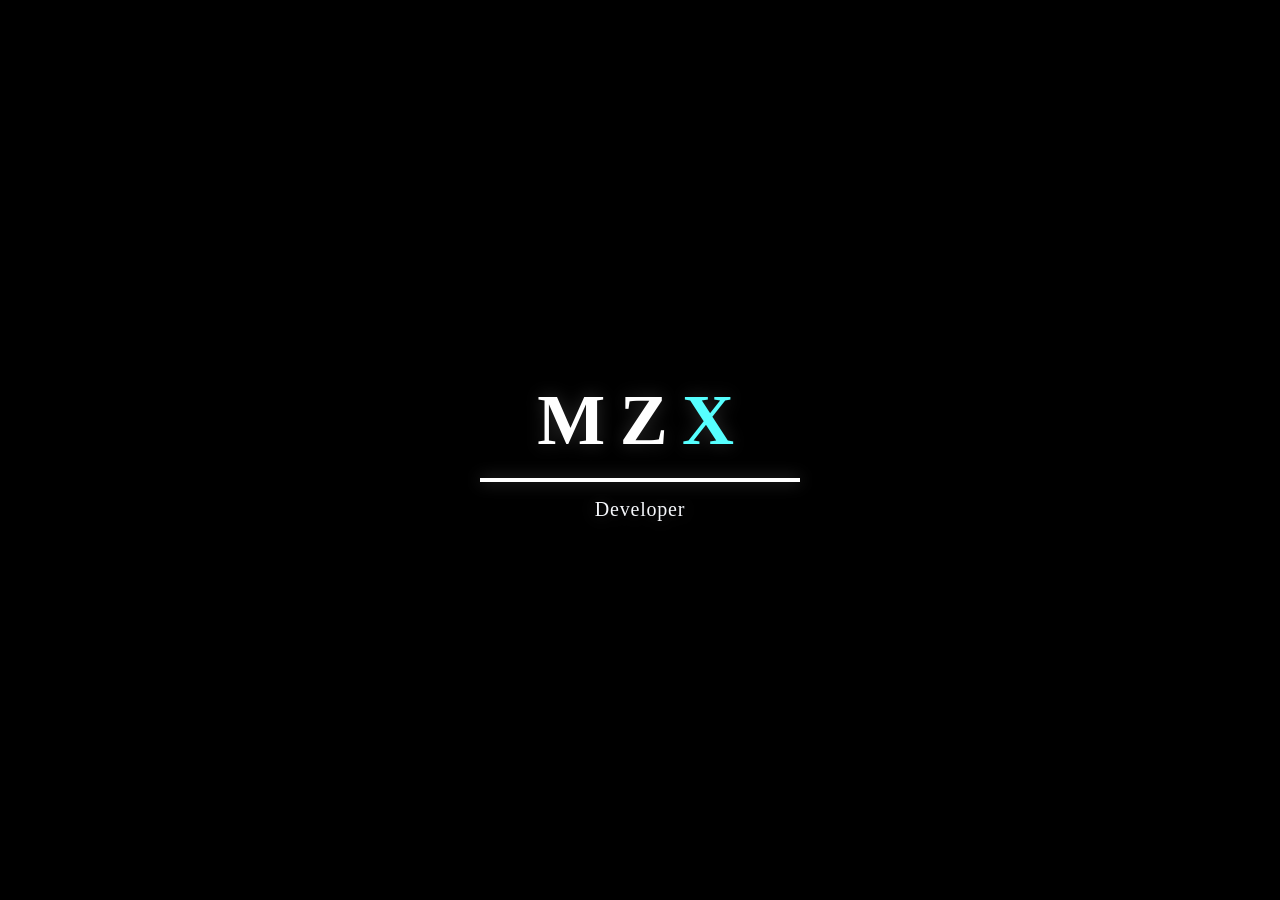
<file: index.html>
<!DOCTYPE html>
<html lang="en">
    <head>
        <meta charset="UTF-8">
        <meta name="viewport" content="width=device-width, initial-scale=1.0">
        <meta http-equiv="refresh" content="3;url=home.html">
          <link rel="icon" href="logo.png">
        <script src="script.js" ></script>
        <link rel="stylesheet" href="style2.css">
    </head>
    <body>
        <div class="site-intro" aria-hidden="true">
            <div class="intro-panel">
                <div class="intro-headline">
                    <span class="intro-letter intro-white">M</span>
                    <span class="intro-letter intro-white">Z</span>
                    <span class="intro-letter intro-accent">X</span>
                </div>
                <div class="intro-line"></div>
                <div class="intro-signature">Developer</div>
            </div>
        </div>
    </body>
</html>
</file>
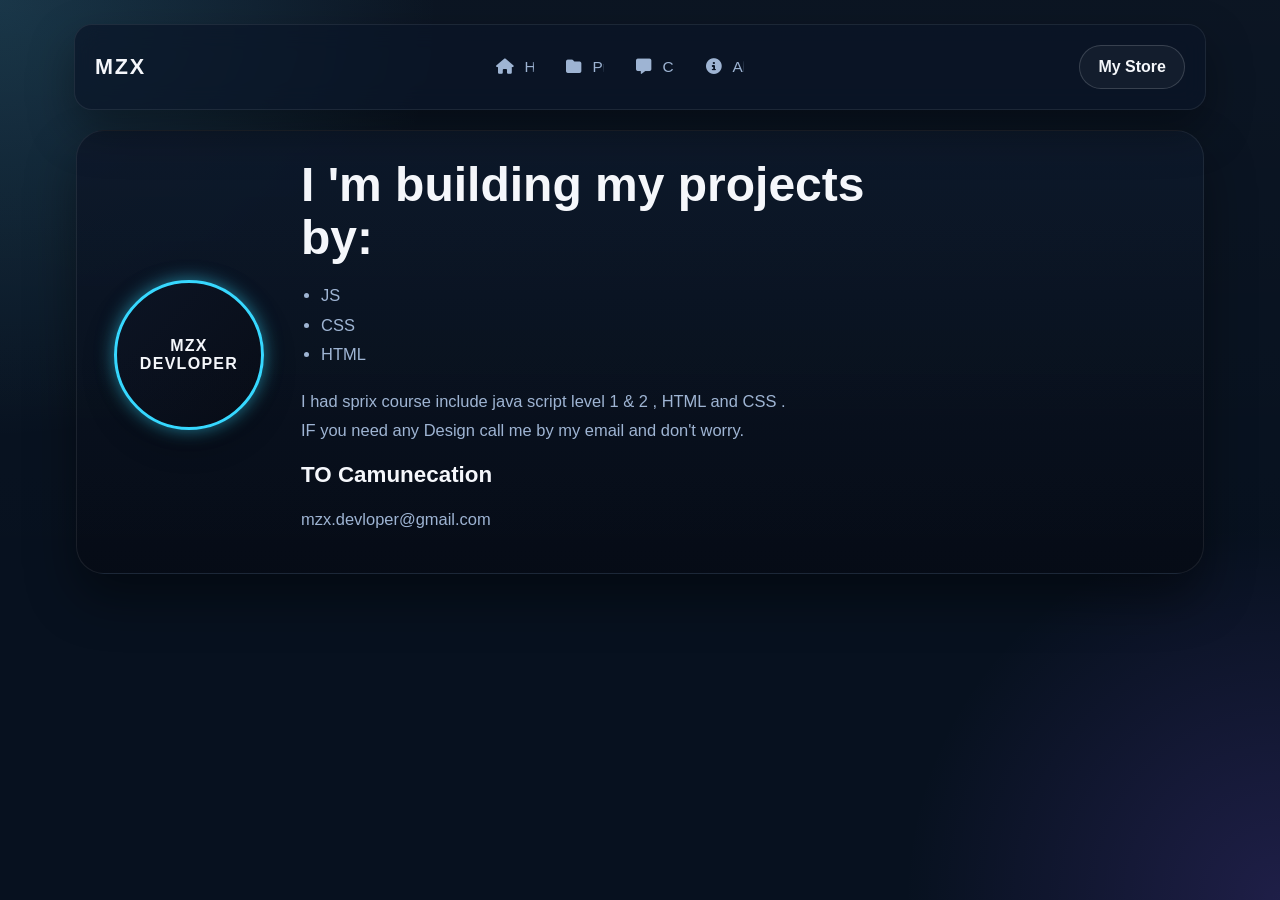
<file: about.html>
<!DOCTYPE html>
<html lang="en">
    <head>
        <meta charset="UTF-8">
        <meta name="viewport" content="width=device-width, initial-scale=1.0">
        <meta name="theme-color" content="#f97316">
        <title>MZX Portfolio | About</title>
        <link rel="manifest" href="manifest.json">
        <link rel="stylesheet" href="style.css">
        <link rel="icon" href="logo.png">
        <link rel="stylesheet" href="https://cdnjs.cloudflare.com/ajax/libs/font-awesome/6.4.0/css/all.min.css">
        <script src="script.js" defer></script>
    </head>
    <body>
        <div class="page-shell">
            <header class="topbar">
                <div class="brand">MZX</div>
                <nav class="nav-links">
                    <a href="index.html"><i class="fa-solid fa-house"></i> Home</a>
                    <a href="projects.html"><i class="fa-solid fa-folder"></i> Projects</a>
                    <a href="comments.html"><i class="fa-solid fa-message"></i> Comment</a>
                    <a><i class="fa-solid fa-circle-info"></i> About</a>
                </nav>
                <a class="btn btn-outline" href="https://mzx1.gumroad.com/">My Store</a>
            </header>
        
        <div id="about-card">
            <div id="MZX">MZX<br>Devloper</div>
            <div id="text">
            <h1>I 'm building my projects by:</h1>
            <p><ul>
                <li>JS</li>
                <li>CSS</li>
                <li>HTML</li>
                </ul></p>
                <p>I had sprix course include java script level 1 & 2 , HTML and CSS .<br>IF you need any Design call me by my email and don't worry. </p>
                <h2>TO Camunecation</h2>
                <p>mzx.devloper@gmail.com</p>
            </div>
        </div>
    </div>
</file>
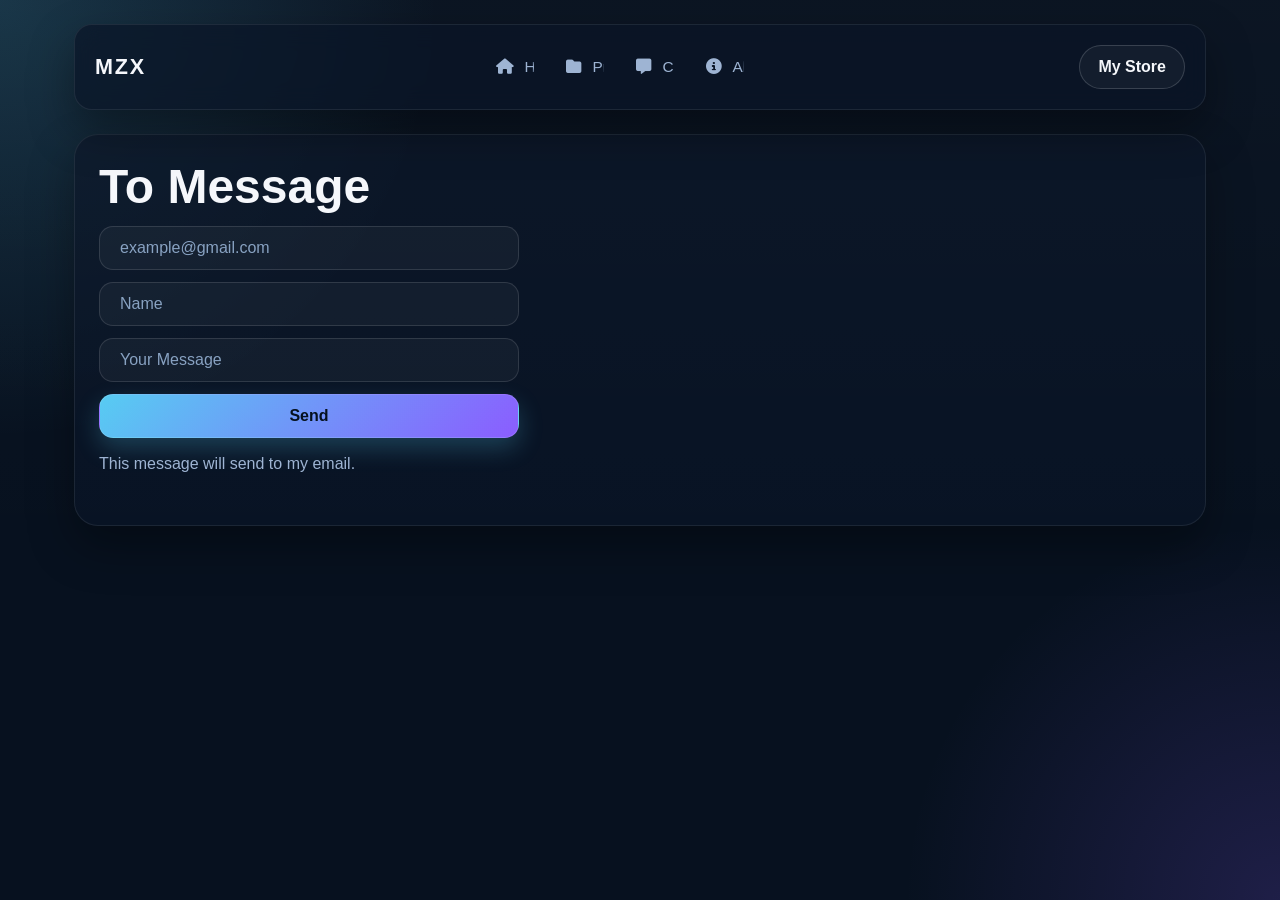
<file: comments.html>
<!DOCTYPE html>
<html lang="en">
    <head>
        <meta charset="UTF-8">
        <meta name="viewport" content="width=device-width, initial-scale=1.0">
        <meta name="theme-color" content="#f97316">
        <title>MZX Portfolio | Comments</title>
        <link rel="manifest" href="manifest.json">
        <link rel="stylesheet" href="style.css">
        <link rel="icon" href="logo.png">
        <link rel="stylesheet" href="https://cdnjs.cloudflare.com/ajax/libs/font-awesome/6.4.0/css/all.min.css">
        <script src="script.js" defer></script>
    </head>
    <body>
        <div class="page-shell">
            <header class="topbar">
                <div class="brand">MZX</div>
                <nav class="nav-links">
                    <a href="index.html"><i class="fa-solid fa-house"></i> Home</a>
                    <a href="projects.html"><i class="fa-solid fa-folder"></i> Projects</a>
                    <a><i class="fa-solid fa-message"></i> Comment</a>
                    <a href="about.html"><i class="fa-solid fa-circle-info"></i> About</a>
                </nav>
                <a class="btn btn-outline" href="https://mzx1.gumroad.com/">My Store</a>
            </header>

            <main class="comments-shell">
                <h1 class="comments-title">To Message </h1>

                  <form action="https://formspree.io/f/mlgqozgj" method="POST">
                    <div id="feedback">
                   <label>
                    <input id="email" type="email" name="email" placeholder="example@gmail.com">
                   </label>
                   <label>
                    <input id="name" type="text" name="name" placeholder="Name" required>
                   </label>
                   <label>
                    <input id="message" name="message" placeholder="Your Message">
                  </label>
                  <button type="submit">Send</button>
                 </form>
                  <p class="comments-subtitle">This message will send to my email.</p>
                  </div>

                <section id="comment-list" class="comments-list"></section>
            </main>
        </div>
    </body>
</html>
</file>
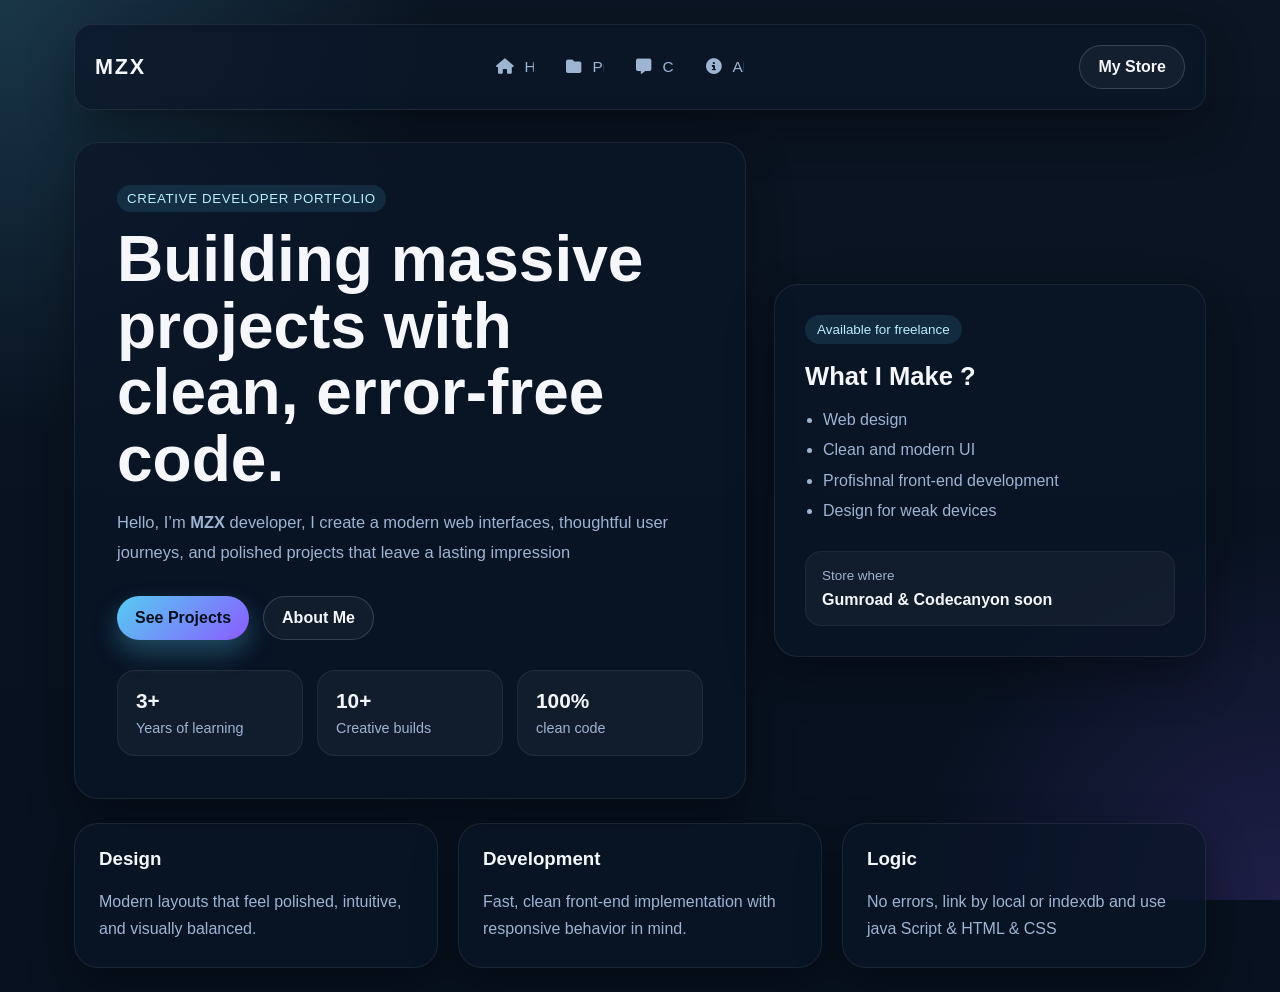
<file: home.html>
<!DOCTYPE html>
<html lang="en">
    <head>
        <meta charset="UTF-8">
        <meta name="viewport" content="width=device-width, initial-scale=1.0">
        <meta name="theme-color" content="#f97316">
        <title>MZX Portfolio | Home</title>
        <link rel="manifest" href="manifest.json">
        <link rel="stylesheet" href="style.css">
        <link rel="icon" href="logo.png">
        <link rel="stylesheet" href="https://cdnjs.cloudflare.com/ajax/libs/font-awesome/6.4.0/css/all.min.css">
        <script src="script.js" defer></script>
    </head>
    <body>
        <div class="page-shell">
            <header class="topbar">
                <div class="brand">MZX</div>
                <nav class="nav-links">
                    <a><i class="fa-solid fa-house"></i> Home</a>
                    <a href="projects.html"><i class="fa-solid fa-folder"></i> Projects</a>
                    <a href="comments.html"><i class="fa-solid fa-message"></i> Comment</a>
                    <a href="about.html"><i class="fa-solid fa-circle-info"></i> About</a>
                </nav>
                <a class="btn btn-outline" href="https://mzx1.gumroad.com/">My Store</a>
            </header>

            <main class="hero-grid">
                <section class="hero-copy">
                    <span class="eyebrow">Creative Developer Portfolio</span>
                    <h1>Building massive projects with clean, error-free code.</h1>
                    <p>
                        Hello, I’m <strong>MZX</strong> developer, I create a 
                        modern web interfaces, thoughtful user journeys, and polished
                        projects that leave a lasting impression
                    </p>
                    <div class="cta-row">
                        <a class="btn btn-primary" href="projects.html">See Projects</a>
                        <a class="btn btn-secondary" href="about.html">About Me</a>
                    </div>

                    <div class="stats-grid">
                        <article class="stat-card">
                            <strong>3+</strong>
                            <span>Years of learning</span>
                        </article>
                        <article class="stat-card">
                            <strong>10+</strong>
                            <span>Creative builds</span>
                        </article>
                        <article class="stat-card">
                            <strong>100%</strong>
                            <span>clean code</span>
                        </article>
                    </div>
                </section>

                <aside class="profile-card">
                    <div class="profile-badge">Available for freelance</div>
                    <h2>What I Make ?</h2>
                    <ul>
                        <li>Web design</li>
                        <li>Clean and modern UI</li>
                        <li>Profishnal front-end development</li>
                        <li>Design for weak devices</li>
                    </ul>
                    <div class="mini-card">
                        <span>Store where</span>
                        <strong>Gumroad & Codecanyon soon</strong>
                    </div>
                </aside>
            </main>

            <section class="feature-section">
                <article class="feature-card">
                    <h3>Design</h3>
                    <p>Modern layouts that feel polished, intuitive, and visually balanced.</p>
                </article>
                <article class="feature-card">
                    <h3>Development</h3>
                    <p>Fast, clean front-end implementation with responsive behavior in mind.</p>
                </article>
                <article class="feature-card">
                    <h3>Logic</h3>
                    <p>No errors, link by local or indexdb and use java Script & HTML & CSS</p>
                </article>
            </section>
        </div>
    </body>
</html>
</file>
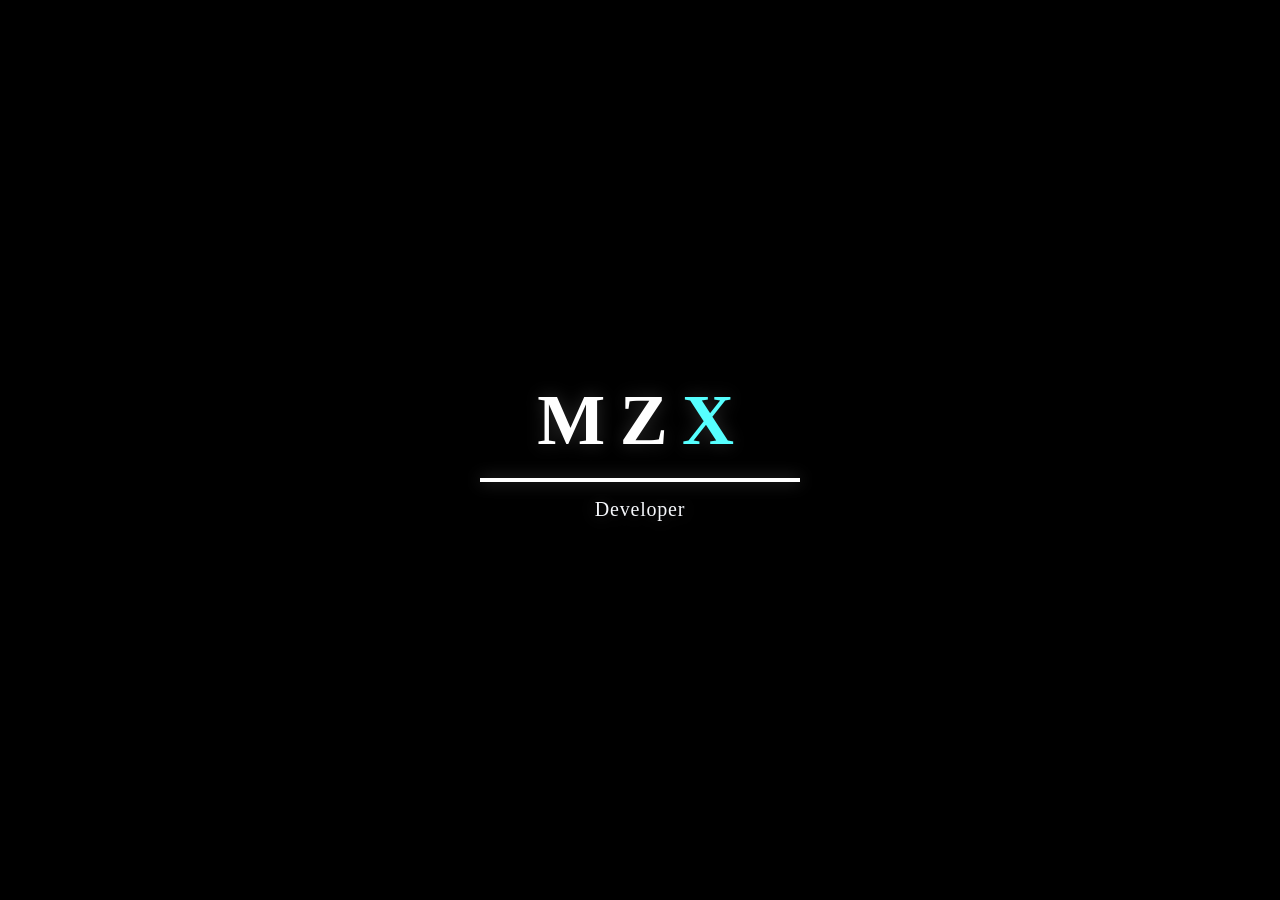
<file: intro.html>
<!DOCTYPE html>
<html lang="en">
    <head>
        <meta charset="UTF-8">
        <meta name="viewport" content="width=device-width, initial-scale=1.0">
          <link rel="icon" type="image/JPEG" href="logo1.jpeg">
        <script src="script.js" ></script>
        <link rel="stylesheet" href="style2.css">
    </head>
    <body>
        <div class="site-intro" aria-hidden="true">
            <div class="intro-panel">
                <div class="intro-headline">
                    <span class="intro-letter intro-white">M</span>
                    <span class="intro-letter intro-white">Z</span>
                    <span class="intro-letter intro-accent">X</span>
                </div>
                <div class="intro-line"></div>
                <div class="intro-signature">Developer</div>
            </div>
        </div>
    </body>
</html>
</file>
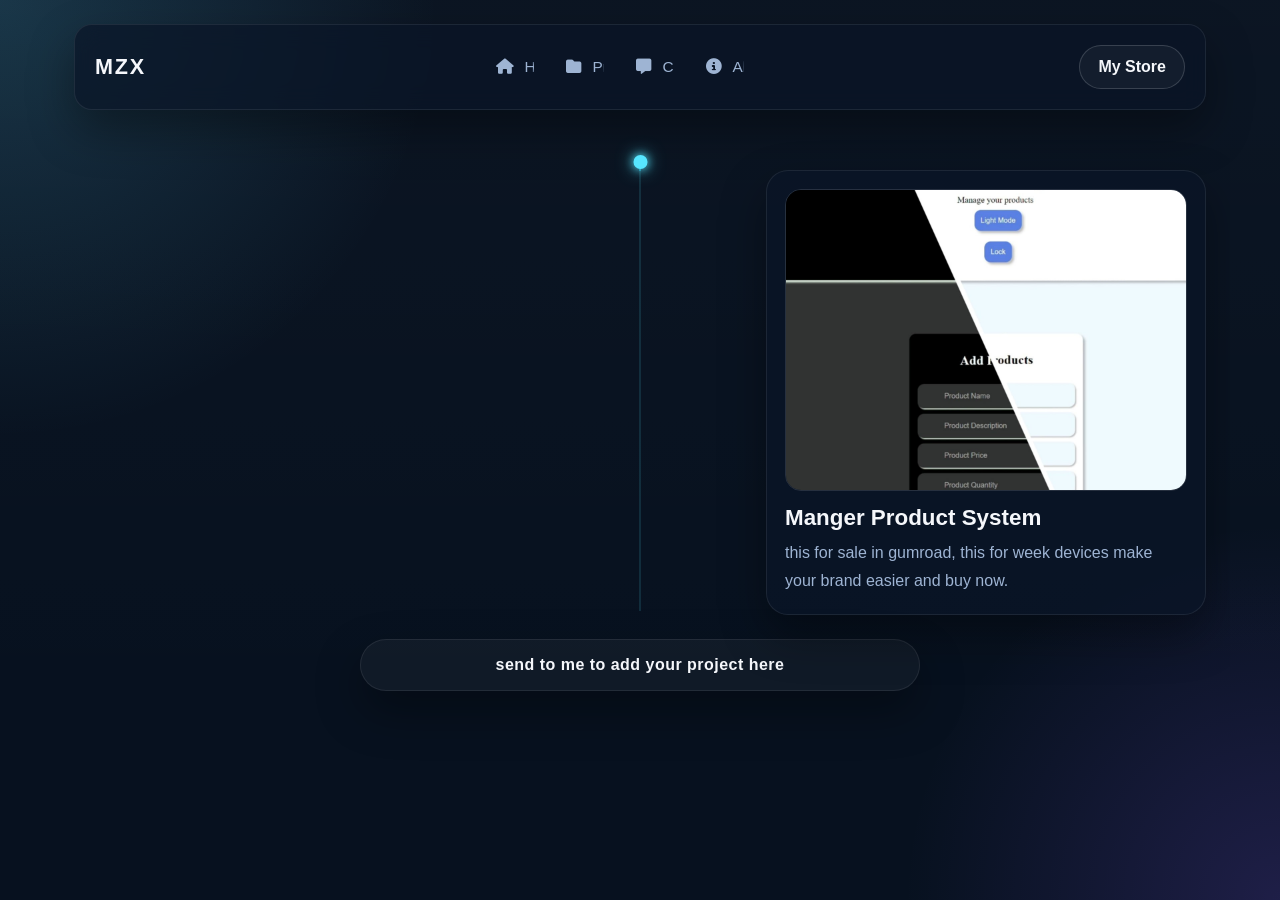
<file: projects.html>
<!DOCTYPE html>
<html lang="en">
    <head>
        <meta charset="UTF-8">
        <meta name="viewport" content="width=device-width, initial-scale=1.0">
        <meta name="theme-color" content="#f97316">
        <title>MZX Portfolio | Projects </title>
        <link rel="manifest" href="manifest.json">
        <link rel="stylesheet" href="style.css">
        <link rel="icon" href="logo.png">
        <link rel="stylesheet" href="https://cdnjs.cloudflare.com/ajax/libs/font-awesome/6.4.0/css/all.min.css">
        <script src="script.js" defer></script>
    </head>
    <body>
        <div class="page-shell">
            <header class="topbar">
                <div class="brand">MZX</div>
                <nav class="nav-links">
                    <a href="index.html"><i class="fa-solid fa-house"></i> Home</a>
                    <a><i class="fa-solid fa-folder"></i> Projects</a>
                    <a href="comments.html"><i class="fa-solid fa-message"></i> Comment</a>
                    <a href="about.html"><i class="fa-solid fa-circle-info"></i> About</a>
                </nav>
                <a class="btn btn-outline" href="https://mzx1.gumroad.com/">My Store</a>
            </header>
        </div>

        <main class="projects-shell">
            <div class="timeline-rail" aria-hidden="true">
                <div class="timeline-track"></div>
                <div class="timeline-progress" id="timeline-progress"></div>
                <div class="timeline-start-dot" aria-hidden="true"></div>
            </div>

            <section class="timeline" aria-label="Project timeline">
                <article class="timeline-item timeline-item-right">
                    <div class="timeline-card">
                        <div class="timeline-visual">
                            <img src="mange products.jpeg" alt="Project preview image">
                        </div>
                        <div class="timeline-text">
                            <h2>Manger Product System</h2>
                            <p>this for sale in gumroad, this for week devices make your brand easier and buy now.</p>
                        </div>
                    </div>
                </article>
            </section>

            <div class="project-cta">
                <p>send to me to add your project here</p>
            </div>
        </main>
    </body>
</html>
</file>
<file: style2.css>
body {
    overflow-x: hidden;
    background-color: #000;
}

.site-intro {
    position: fixed;
    inset: 0;
    z-index: 9999;
    background: #000;
    display: flex;
    align-items: center;
    justify-content: center;
    padding: 24px;
    pointer-events: none;
    overflow: hidden;
    transition: opacity 1s ease, transform 1s ease, visibility 1s ease;
}

.intro-panel {
    display: flex;
    flex-direction: column;
    align-items: center;
    gap: 16px;
    max-width: min(95vw, 560px);
    text-align: center;
}

.intro-headline {
    display: inline-flex;
    align-items: center;
    justify-content: center;
    gap: 0.08em;
    color: #fff;
    font-size: clamp(2.5rem, 6vw, 4.5rem);
    font-weight: 900;
    letter-spacing: 0.12em;
    opacity: 0;
    transform: translateX(-120%);
    animation: introTextIn 1s cubic-bezier(0.22, 1, 0.36, 1) forwards;
    animation-fill-mode: both;
    text-shadow: 0 0 18px rgba(255, 255, 255, 0.18);
}

.intro-letter.intro-accent {
    color: #56ffff;
}

.intro-letter.intro-white {
    color: #ffffff;
}

.intro-line {
    width: 320px;
    height: 4px;
    background: #fff;
    opacity: 0;
    transform: translateX(120%);
    animation: introLineIn 1s cubic-bezier(0.22, 1, 0.36, 1) 0.1s forwards;
    animation-fill-mode: both;
    box-shadow: 0 0 16px rgba(255, 255, 255, 0.28);
}

.intro-signature {
    color: #f5f7fb;
    font-family: 'Brush Script MT', 'Segoe Script', cursive;
    font-size: 1.25rem;
    letter-spacing: 0.04em;
    opacity: 0;
    transform: translateY(20px);
    animation: introSignatureIn 1s cubic-bezier(0.22, 1, 0.36, 1) 0.2s forwards;
    animation-fill-mode: both;
    text-shadow: 0 0 18px rgba(255, 255, 255, 0.22);
}

@keyframes introTextIn {
    to {
        opacity: 1;
        transform: translateX(0);
    }
}

@keyframes introLineIn {
    to {
        opacity: 1;
        transform: translateX(0);
    }
}

@keyframes introSignatureIn {
    to {
        opacity: 1;
        transform: translateY(0);
    }
}

@keyframes introExit {
    0% {
        opacity: 1;
        transform: translateY(0);
        background: rgba(0, 0, 0, 1);
    }
    33% {
        opacity: 1;
        transform: translateY(0);
        background: rgba(0, 0, 0, 1);
    }
    66% {
        opacity: 0.4;
        transform: translateY(-24px);
        background: rgba(0, 0, 0, 0.3);
    }
    100% {
        opacity: 0;
        transform: translateY(-48px);
        background: rgba(0, 0, 0, 0);
    }
}

.site-intro.hidden {
    opacity: 0 !important;
    transform: translateY(-48px) !important;
    visibility: hidden !important;
    pointer-events: none;
}
</file>
<file: style.css>
:root {
    --bg: #07111f;
    --bg-soft: #0d1a2f;
    --panel: rgba(10, 22, 40, 0.72);
    --panel-strong: #12233d;
    --text: #f5f7fb;
    --muted: #9eb4d3;
    --accent: #56ccf2;
    --accent-2: #8a5cff;
    --border: rgba(255, 255, 255, 0.08);
    --shadow: 0 20px 45px rgba(0, 0, 0, 0.35);
}

* {
    box-sizing: border-box;
}

html,
body {
    margin: 0;
    min-height: 100%;
}

body {
    font-family: Arial, Helvetica, sans-serif;
    color: var(--text);
    background:
        radial-gradient(circle at top left, rgba(86, 204, 242, 0.18), transparent 28%),
        radial-gradient(circle at bottom right, rgba(138, 92, 255, 0.18), transparent 24%),
        #07111f;
    background-attachment: fixed;
    transition: opacity 1s ease, transform 0.35s ease;
    animation: pageFadeIn 1s cubic-bezier(0.22, 1, 0.36, 1) forwards;
}

body::before {
    content: "";
    position: fixed;
    inset: 0;
    background: linear-gradient(180deg, rgba(255,255,255,0.02), transparent);
    pointer-events: none;
}

.page-shell {
    max-width: 1180px;
    margin: 0 auto;
    padding: 24px;
}

.topbar {
    display: flex;
    align-items: center;
    justify-content: space-between;
    gap: 18px;
    padding: 16px 20px;
    background: var(--panel);
    border: 1px solid var(--border);
    border-radius: 18px;
    backdrop-filter: blur(12px);
    box-shadow: var(--shadow);
}

.brand {
    font-size: 1.35rem;
    font-weight: 700;
    letter-spacing: 0.08em;
}

.nav-links {
    display: flex;
    gap: 18px;
    border: #12233d;
}

.nav-links a,
.btn {
    text-decoration: none;
    color: var(--text);
}

.nav-links a {
    color: var(--muted);
    font-size: 0.96rem;
    height: 52px;
    width: 52px;
    display: flex;
    align-items: center;
    gap: 0.75rem;
    overflow: hidden;
    border-radius: 999px;
    padding: 0 14px;
    box-sizing: border-box;
    transition: 
        width .45s cubic-bezier(.22, 1, .36, 1),
        background .3s ease,
        box-shadow .3s ease,
        color .3s ease;
}

.nav-links a:hover {
    color:#04101d;
    width: 160px;
    background: linear-gradient(135deg, var(--accent), var(--accent-2));
    box-shadow: 0 0 28px rgba(0, 229, 255, 0.22);
}

.menu-label {
    opacity: 0;
    max-width: 0;
    white-space: nowrap;
    transform: translateX(-8px);
    transition: 
        opacity .25s ease,
        max-width .45s ease,
        transform .35s ease;
}

.nav-links a:hover .menu-label {
    opacity: 1;
    max-width: 100px;
    transform: translateX(0);
}

.btn {
    display: inline-flex;
    align-items: center;
    justify-content: center;
    padding: 12px 18px;
    border-radius: 999px;
    font-weight: 700;
    transition: transform 0.2s ease, box-shadow 0.2s ease;
}

.btn:hover {
    transform: translateY(-2px);
}

.btn-primary {
    color: #04101d;
    background: linear-gradient(135deg, var(--accent), var(--accent-2));
    box-shadow: 0 12px 26px rgba(86, 204, 242, 0.3);
}

.btn-secondary,
.btn-outline {
    border: 1px solid rgba(255, 255, 255, 0.16);
    background: rgba(255, 255, 255, 0.04);
}

.hero-grid {
    display: grid;
    grid-template-columns: 1.4fr 0.9fr;
    gap: 28px;
    margin-top: 32px;
}

.hero-copy,
.profile-card,
.feature-card {
    background: var(--panel);
    border: 1px solid var(--border);
    border-radius: 24px;
    backdrop-filter: blur(12px);
    box-shadow: var(--shadow);
}

.hero-copy {
    padding: 42px;
}

.eyebrow {
    display: inline-block;
    margin-bottom: 14px;
    padding: 6px 10px;
    border-radius: 999px;
    background: rgba(86, 204, 242, 0.12);
    color: #b8eefe;
    font-size: 0.83rem;
    letter-spacing: 0.05em;
    text-transform: uppercase;
}

.hero-copy h1 {
    margin: 0 0 16px;
    font-size: clamp(2.4rem, 5vw, 4.5rem);
    line-height: 1.04;
}

.hero-copy p {
    margin: 0;
    max-width: 640px;
    color: var(--muted);
    font-size: 1.03rem;
    line-height: 1.8;
}

.cta-row {
    display: flex;
    gap: 14px;
    margin-top: 28px;
}

.stats-grid {
    display: grid;
    grid-template-columns: repeat(3, 1fr);
    gap: 14px;
    margin-top: 30px;
}

.stat-card {
    padding: 18px;
    background: rgba(255, 255, 255, 0.04);
    border-radius: 18px;
    border: 1px solid rgba(255,255,255,0.07);
}

.stat-card strong {
    display: block;
    margin-bottom: 6px;
    font-size: 1.3rem;
}

.stat-card span {
    color: var(--muted);
    font-size: 0.9rem;
}

.profile-card {
    padding: 30px;
    align-self: center;
}

.profile-badge {
    display: inline-flex;
    padding: 7px 12px;
    border-radius: 999px;
    background: rgba(86, 204, 242, 0.12);
    color: #b8eefe;
    font-size: 0.84rem;
    margin-bottom: 18px;
}

.profile-card h2 {
    margin: 0 0 14px;
    font-size: 1.6rem;
}

.profile-card ul {
    margin: 0 0 24px;
    padding-left: 18px;
    color: var(--muted);
    line-height: 1.9;
}

.mini-card {
    padding: 16px;
    background: rgba(255,255,255,0.04);
    border-radius: 16px;
    border: 1px solid rgba(255,255,255,0.06);
}

.mini-card span {
    display: block;
    margin-bottom: 8px;
    color: var(--muted);
    font-size: 0.84rem;
}

.projects-shell {
    position: relative;
    max-width: 1180px;
    margin: 28px auto 0;
    padding: 0 24px 40px;
    overflow-x: clip;
}

.timeline-rail {
    position: absolute;
    left: 50%;
    top: 0;
    bottom: 120px;
    width: 1px;
    transform: translateX(-50%);
    pointer-events: none;
}

.timeline-track {
    position: absolute;
    inset: 0;
    border-radius: 999px;
    background: rgba(87, 230, 255, 0.12);
    box-shadow: inset 0 0 0 1px rgba(87, 230, 255, 0.16);
}

.timeline-progress {
    position: absolute;
    left: 0;
    top: 0;
    width: 100%;
    height: 0;
    border-radius: 999px;
    background: linear-gradient(180deg, rgba(87, 230, 255, 0.95), #1bd3ff);
    box-shadow: 0 0 14px rgba(87, 230, 255, 0.45), 0 0 24px rgba(87, 230, 255, 0.22);
    transition: height 0.16s ease-out;
    opacity: 0.75;
    z-index: 2;
}

.timeline-start-dot {
    position: absolute;
    top: 0;
    left: 50%;
    width: 14px;
    height: 14px;
    transform: translate(-50%, -50%);
    border-radius: 50%;
    background: #000000;
    border: 2px solid #57e6ff;
    box-shadow: 0 0 4px rgba(0, 0, 0, 0.5);
    z-index: 4;
}

.timeline-start-dot.is-lit {
    background: #57e6ff;
    border-color: #57e6ff;
    box-shadow: 0 0 10px #57e6ff, 0 0 18px rgba(87, 230, 255, 0.75);
}

.timeline {
    position: relative;
    display: grid;
    gap: 36px;
    isolation: isolate;
}

.timeline-item {
    position: relative;
    width: 100%;
    max-width: 100%;
    padding-top: 8px;
}

.timeline-item-right .timeline-card {
    margin-left: auto;
}

.timeline-item-left .timeline-card {
    margin-right: auto;
}

.timeline-card {
    width: min(100%, 440px);
    min-height: 180px;
    background: var(--panel);
    border: 1px solid var(--border);
    border-radius: 22px;
    padding: 18px;
    box-shadow: var(--shadow);
    overflow: hidden;
}

.timeline-visual {
    width: 100%;
}

.timeline-visual img {
    display: block;
    width: 100%;
    max-width: 100%;
    height: auto;
    aspect-ratio: 4 / 3;
    object-fit: cover;
    border-radius: 16px;
    border: 1px solid rgba(255, 255, 255, 0.12);
}

.timeline-text {
    margin-top: 14px;
}

.timeline-text h2 {
    margin: 0 0 8px;
    font-size: 1.4rem;
}

.timeline-text p {
    margin: 0;
    color: var(--muted);
    line-height: 1.8;
    overflow-wrap: anywhere;
}

.timeline-dot {
    position: absolute;
    left: 50%;
    width: 16px;
    height: 16px;
    transform: translateX(-50%);
    border-radius: 50%;
    background: #000000;
    border: 3px solid #57e6ff;
    box-shadow: 0 0 0 4px rgba(0, 0, 0, 0.25);
    transition: transform 0.2s ease, box-shadow 0.2s ease, background 0.2s ease, border-color 0.2s ease;
    z-index: 4;
}

.timeline-dot:hover,
.timeline-item:hover .timeline-dot {
    background: #57e6ff;
    border-color: #57e6ff;
}

.timeline-item.is-lit .timeline-dot {
    background: #57e6ff;
    border-color: #57e6ff;
}

.timeline-item.is-active .timeline-dot {
    animation: pulse-dot 0.8s ease-out;
}

@keyframes pulse-dot {
    0% {
        transform: translateX(-50%) scale(0.9);
        box-shadow: 0 0 0 0 rgba(87, 230, 255, 0.4);
    }
    70% {
        transform: translateX(-50%) scale(1.06);
        box-shadow: 0 0 0 6px rgba(87, 230, 255, 0.18);
    }
    100% {
        transform: translateX(-50%) scale(1);
        box-shadow: 0 0 0 5px rgba(87, 230, 255, 0.3);
    }
}

.feature-section {
    display: grid;
    grid-template-columns: repeat(3, 1fr);
    gap: 20px;
    margin-top: 24px;
}

.feature-card {
    padding: 24px;
}

.feature-card h3 {
    margin-top: 0;
}

.feature-card p {
    margin: 0;
    color: var(--muted);
    line-height: 1.7;
}

.project-cta {
    margin: 24px auto 0;
    max-width: 560px;
    padding: 16px 24px;
    border: 1px solid var(--border);
    border-radius: 999px;
    background: rgba(255, 255, 255, 0.04);
    text-align: center;
    box-shadow: var(--shadow);
}

.project-cta p {
    margin: 0;
    color: var(--text);
    font-weight: 600;
    letter-spacing: 0.03em;
}

#MZX {
    border: 3px solid #35d8ff;
    background: linear-gradient(135deg, #0a1222, #060b15);
    border-radius: 999px;
    padding: 20px 14px;
    text-align: center;
    font-weight: 800;
    letter-spacing: 0.08em;
    text-transform: uppercase;
    box-shadow: 0 0 18px rgba(53, 216, 255, 0.55), 0 12px 30px rgba(0, 0, 0, 0.35);
    margin-top: 6px;
    min-width: 150px;
    width: 150px;
    height: 150px;
    display: flex;
    align-items: center;
    justify-content: center;
    color: #f5f7fb;
}

#about-card {
    display: grid;
    grid-template-columns: 180px 1fr;
    gap: 22px;
    align-items: center;
    background: linear-gradient(180deg, rgba(10, 22, 40, 0.92), rgba(6, 12, 22, 0.96));
    border: 1px solid rgba(255, 255, 255, 0.08);
    border-radius: 28px;
    margin: 2px;
    margin-top: 20px;
    padding: 22px;
    box-shadow: 0 24px 50px rgba(0, 0, 0, 0.42);
}

#about-card > #MZX {
    justify-self: center;
    align-self: center;
}

#text {
    margin-left: 0;
    padding: 6px 4px 0 0;
    max-width: 640px;
}

#text h1 {
    margin: 0 0 16px;
    color: #f5f7fb;
    font-size: clamp(1.8rem, 4vw, 3rem);
    line-height: 1.1;
}

#text h2 {
    margin: 0 0 12px;
    color: #f5f7fb;
    font-size: 1.4rem;
}

#text p,
#text li {
    color: var(--muted);
    font-size: 1.03rem;
    line-height: 1.8;
}

#text ul {
    margin: 0 0 16px 20px;
    padding: 0;
}

#feedback {
    display: grid;
    gap: 12px;
    margin-top: 12px;
    max-width: 420px;    
}

#feedback input,
#feedback button,
.comments-link {
    width: 100%;
    border-radius: 14px;
    border: 1px solid rgba(255, 255, 255, 0.12);
    padding: 12px 20px;
    font: inherit;
}

#feedback input {
    background: rgba(255, 255, 255, 0.04);
    color: var(--text);
    outline: none;
}

#feedback input::placeholder {
    color: #87a1c1;
}

#feedback button {
    background: linear-gradient(135deg, var(--accent), var(--accent-2));
    color: #04101d;
    font-weight: 700;
    cursor: pointer;
    transition: transform 0.2s ease, box-shadow 0.2s ease;
    box-shadow: 0 10px 24px rgba(86, 204, 242, 0.24);
}

#feedback button:hover {
    transform: translateY(-2px);
}

.comments-link {
    display: inline-flex;
    align-items: center;
    justify-content: center;
    text-decoration: none;
    background: rgba(255, 255, 255, 0.04);
    color: var(--text);
    text-align: center;
}

.comments-link:hover {
    background: rgba(86, 204, 242, 0.12);
}

.comments-shell {
    width: 100%;
    max-width: 1180px;
    margin: 24px auto;
    padding: 24px;
    background: var(--panel);
    border: 1px solid var(--border);
    border-radius: 24px;
    box-shadow: var(--shadow);
}

.comments-title {
    margin: 0 0 10px;
    font-size: clamp(2rem, 4vw, 3rem);
}

.comments-subtitle {
    margin: 0 0 24px;
    color: var(--muted);
    line-height: 1.7;
}

.comment-form {
    display: grid;
    gap: 12px;
    margin-bottom: 24px;
    max-width: 520px;
}

.comment-form input,
.comment-form textarea,
.comment-form button {
    width: 100%;
    border-radius: 14px;
    border: 1px solid rgba(255, 255, 255, 0.12);
    padding: 12px 14px;
    font: inherit;
}

.comment-form input,
.comment-form textarea {
    background: rgba(255, 255, 255, 0.04);
    color: var(--text);
    outline: none;
}

.comment-form input::placeholder,
.comment-form textarea::placeholder {
    color: #87a1c1;
}

.comment-form button {
    background: linear-gradient(135deg, var(--accent), var(--accent-2));
    color: #04101d;
    font-weight: 700;
    cursor: pointer;
    box-shadow: 0 10px 24px rgba(86, 204, 242, 0.24);
}

.comments-list {
    display: grid;
    gap: 16px;
}

.comment-card {
    padding: 18px;
    background: rgba(255, 255, 255, 0.04);
    border: 1px solid rgba(255, 255, 255, 0.08);
    border-radius: 18px;
}

.comment-card strong {
    display: block;
    margin-bottom: 6px;
    color: var(--text);
}

.comment-card p {
    margin: 0;
    color: var(--muted);
    line-height: 1.7;
}

.fade-out {
    opacity: 0 !important;
    transform: translateY(-12px) !important;
    transition: opacity 1s ease, transform 0.35s ease !important;
}

@keyframes pageFadeIn {
    from {
        opacity: 0;
        transform: translateY(12px);
    }
    to {
        opacity: 1;
        transform: translateY(0);
    }
}

@media (max-width: 900px) {
    .hero-grid,
    .feature-section,
    .stats-grid {
        grid-template-columns: 1fr;
    }

    .topbar {
        flex-wrap: wrap;
    }

    .nav-links {
        order: 3;
        width: 100%;
        justify-content: center;
        flex-wrap: wrap;
    }
}

@media (max-width: 820px) {
    .projects-shell {
        padding: 0 16px 32px;
    }

    .timeline-rail {
        left: 18px;
        transform: none;
    }

    .timeline-item,
    .timeline-item-right,
    .timeline-item-left {
        width: 100%;
        margin: 0 0 0 36px;
    }

    .timeline-dot {
        left: 18px;
        transform: translateX(-50%);
    }
}

@media (max-width: 640px) {
    .page-shell {
        padding: 14px;
    }

    .hero-copy,
    .profile-card,
    .feature-card {
        padding: 20px;
    }

    .cta-row {
        flex-direction: column;
    }

    #about-card {
        grid-template-columns: 1fr;
    }

    #MZX {
        max-width: 220px;
    }
}

@media (prefers-reduced-motion: reduce) {
    .btn {
        transition: none;
    }
}
</file>
